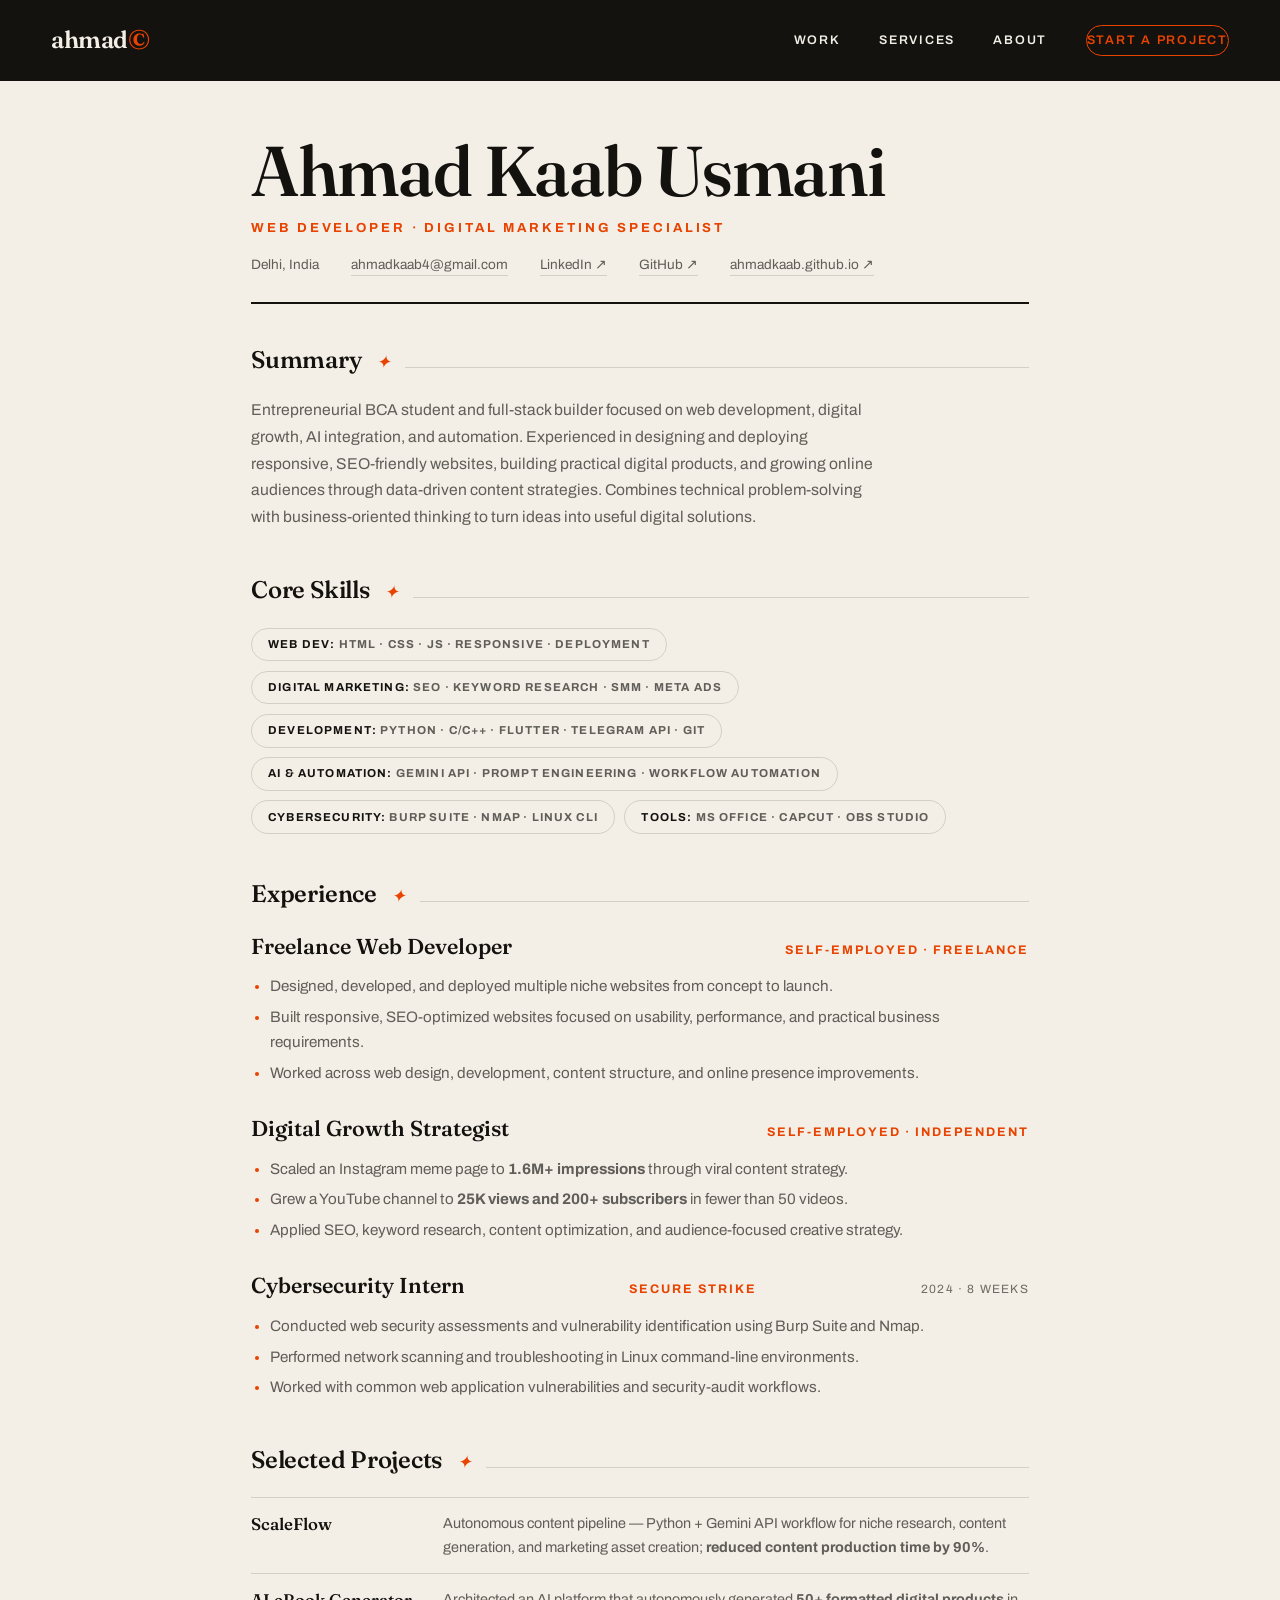
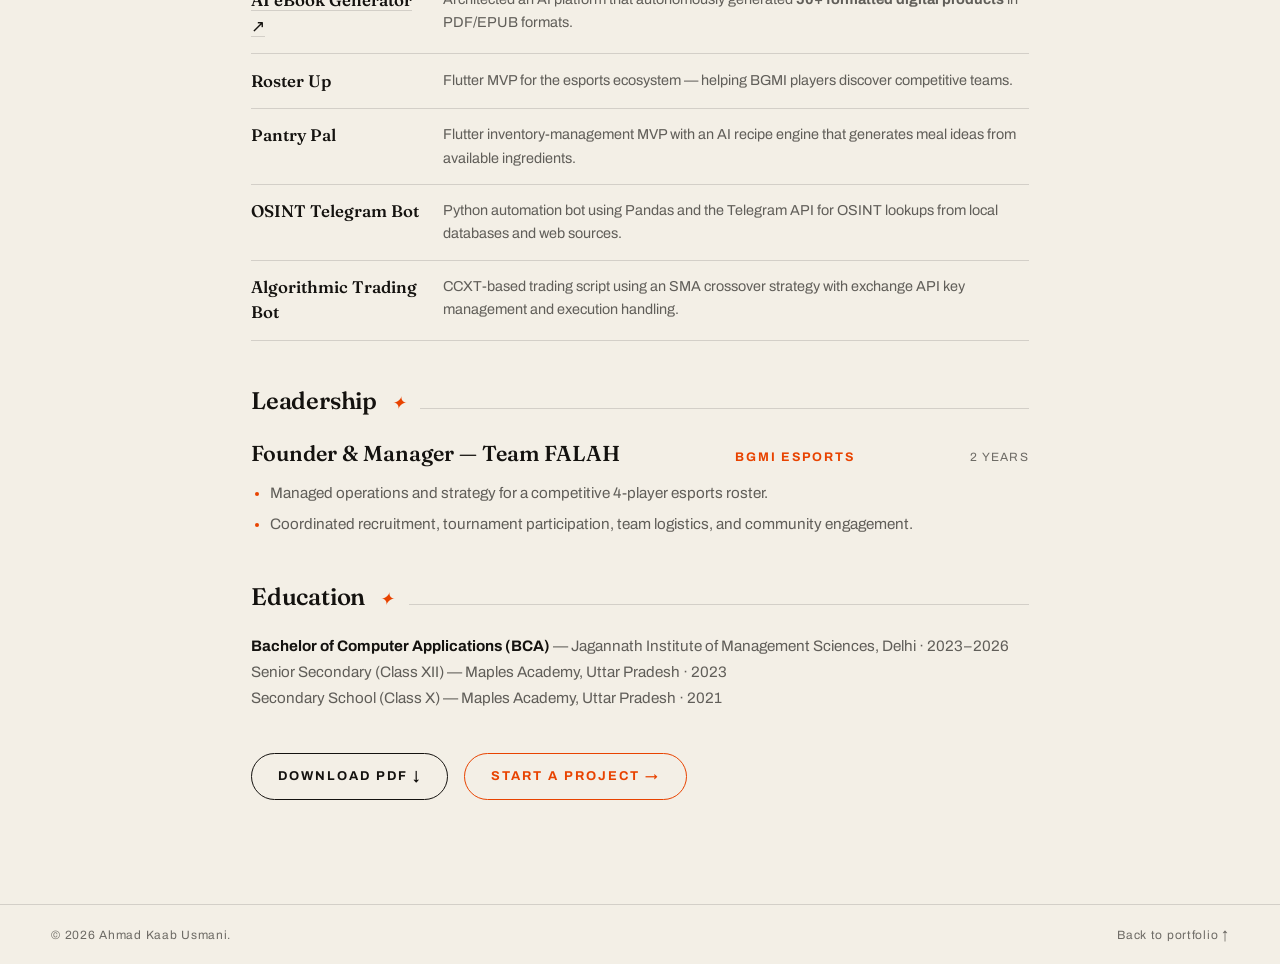
<file: resume.html>
<!DOCTYPE html>
<html lang="en">
<head>
<meta charset="UTF-8" />
<meta name="viewport" content="width=device-width, initial-scale=1.0" />
<title>Résumé — Ahmad Kaab Usmani · Web Developer & Digital Marketing Specialist</title>
<meta name="description" content="Résumé of Ahmad Kaab Usmani — web developer, digital marketing specialist, and AI automation builder based in Delhi, India." />
<meta name="robots" content="index,follow" />
<meta name="theme-color" content="#F3EFE6" />
<meta property="og:type" content="profile" />
<meta property="og:title" content="Résumé — Ahmad Kaab Usmani" />
<meta property="og:description" content="Web developer, digital marketing specialist & AI automation builder — Delhi, India. Remote worldwide." />
<meta property="og:url" content="https://ahmadkaab.github.io/resume.html" />
<meta property="og:image" content="https://ahmadkaab.github.io/og-image.png" />
<link rel="icon" type="image/svg+xml" href="favicon.svg" />
<link rel="preconnect" href="https://fonts.googleapis.com" />
<link rel="preconnect" href="https://fonts.gstatic.com" crossorigin />
<link href="https://fonts.googleapis.com/css2?family=Fraunces:ital,opsz,wght@0,9..144,300..900;1,9..144,300..900&family=Archivo:ital,wght@0,100..900;1,100..900&display=swap" rel="stylesheet" />
<link rel="stylesheet" href="css/style.css" />
<style>
  /* ---- Resume-specific ---- */
  .resume {
    max-width: 880px; margin: 0 auto;
    padding: 8.5rem var(--pad) 4rem;
  }
  .resume__head { border-bottom: 2px solid var(--ink); padding-bottom: 1.6rem; margin-bottom: 2.4rem; }
  .resume__name { font-family: var(--serif); font-weight: 560; letter-spacing: -0.02em; font-size: clamp(2.6rem, 6vw, 4.4rem); line-height: 1; }
  .resume__role { font-size: 0.82rem; font-weight: 700; letter-spacing: 0.22em; text-transform: uppercase; color: var(--accent); margin-top: 0.7rem; }
  .resume__contact { display: flex; flex-wrap: wrap; gap: 1rem 2rem; margin-top: 1.1rem; font-size: 0.85rem; color: var(--ink-soft); }
  .resume__contact a { border-bottom: 1px solid var(--line); transition: color .3s, border-color .3s; }
  .resume__contact a:hover { color: var(--accent); border-color: var(--accent); }
  .resume__section { margin-bottom: 2.6rem; }
  .resume__h { font-family: var(--serif); font-size: 1.5rem; font-weight: 560; letter-spacing: -0.01em; display: flex; align-items: baseline; gap: 0.9rem; margin-bottom: 1.2rem; }
  .resume__h::after { content: ""; flex: 1; height: 1px; background: var(--line); }
  .resume__h em { font-style: italic; color: var(--accent); font-size: 1.1rem; }
  .resume__p { color: var(--ink-soft); line-height: 1.7; font-size: 0.98rem; max-width: 70ch; }
  .skills { display: flex; flex-wrap: wrap; gap: 0.6rem; }
  .skills span { font-size: 0.72rem; font-weight: 700; letter-spacing: 0.1em; text-transform: uppercase; border: 1px solid var(--line); border-radius: 999px; padding: 0.45rem 1rem; color: var(--ink-soft); }
  .skills span b { color: var(--ink); font-weight: 700; }
  .job { margin-bottom: 1.7rem; }
  .job__row { display: flex; justify-content: space-between; align-items: baseline; gap: 1rem; flex-wrap: wrap; }
  .job__title { font-family: var(--serif); font-size: 1.35rem; font-weight: 560; }
  .job__org { font-size: 0.78rem; font-weight: 700; letter-spacing: 0.16em; text-transform: uppercase; color: var(--accent); }
  .job__meta { font-size: 0.75rem; letter-spacing: 0.1em; text-transform: uppercase; color: var(--ink-faint); }
  .job ul { margin-top: 0.7rem; padding-left: 1.2rem; color: var(--ink-soft); font-size: 0.95rem; line-height: 1.65; }
  .job li { margin-bottom: 0.35rem; }
  .job li::marker { color: var(--accent); }
  .proj { display: grid; grid-template-columns: 11rem 1fr; gap: 1rem; padding: 0.9rem 0; border-top: 1px solid var(--line); }
  .proj:last-child { border-bottom: 1px solid var(--line); }
  .proj__name { font-family: var(--serif); font-weight: 560; font-size: 1.05rem; }
  .proj__name a { border-bottom: 1px solid var(--line); }
  .proj__name a:hover { color: var(--accent); border-color: var(--accent); }
  .proj__desc { color: var(--ink-soft); font-size: 0.9rem; line-height: 1.6; }
  .edu { color: var(--ink-soft); font-size: 0.95rem; line-height: 1.7; }
  .edu b { color: var(--ink); }
  .resume__tools { display: flex; gap: 1rem; flex-wrap: wrap; margin-top: 2.6rem; }
  .resume__tools a { font-size: 0.8rem; font-weight: 700; letter-spacing: 0.16em; text-transform: uppercase; border: 1.5px solid var(--ink); border-radius: 999px; padding: 0.8rem 1.6rem; transition: background-color .3s, color .3s; }
  .resume__tools a:hover { background: var(--ink); color: var(--paper); }
  .resume__tools a.btn--accent { border-color: var(--accent); color: var(--accent); }
  .resume__tools a.btn--accent:hover { background: var(--accent); border-color: var(--accent); color: var(--paper); }

  @media (max-width: 640px) {
    .proj { grid-template-columns: 1fr; gap: 0.3rem; }
    .resume { padding-top: 7rem; }
  }
  @media print {
    .nav, .resume__tools, .footer { display: none !important; }
    .resume { padding: 0; max-width: 100%; }
    body { background: #fff; }
    .resume__section { break-inside: avoid; }
    .proj { break-inside: avoid; }
  }
</style>
</head>
<body>

<header class="nav" id="nav">
  <a class="nav__logo" href="index.html">ahmad<span class="nav__logo-accent">©</span></a>
  <nav class="nav__links">
    <a href="index.html#work">Work</a>
    <a href="index.html#services">Services</a>
    <a href="index.html#about">About</a>
    <a href="index.html#contact" class="nav__cta">Start a project</a>
  </nav>
</header>

<main class="resume">

  <header class="resume__head">
    <h1 class="resume__name">Ahmad Kaab Usmani</h1>
    <p class="resume__role">Web Developer · Digital Marketing Specialist</p>
    <div class="resume__contact">
      <span>Delhi, India</span>
      <a href="mailto:ahmadkaab4@gmail.com">ahmadkaab4@gmail.com</a>
      <a href="https://linkedin.com/in/ahmad-kaab-bb435430" target="_blank" rel="noopener">LinkedIn ↗</a>
      <a href="https://github.com/ahmadkaab" target="_blank" rel="noopener">GitHub ↗</a>
      <a href="https://ahmadkaab.github.io" target="_blank" rel="noopener">ahmadkaab.github.io ↗</a>
    </div>
  </header>

  <section class="resume__section">
    <h2 class="resume__h">Summary <em>✦</em></h2>
    <p class="resume__p">Entrepreneurial BCA student and full-stack builder focused on web development, digital growth, AI integration, and automation. Experienced in designing and deploying responsive, SEO-friendly websites, building practical digital products, and growing online audiences through data-driven content strategies. Combines technical problem-solving with business-oriented thinking to turn ideas into useful digital solutions.</p>
  </section>

  <section class="resume__section">
    <h2 class="resume__h">Core Skills <em>✦</em></h2>
    <div class="skills">
      <span><b>Web Dev:</b> HTML · CSS · JS · Responsive · Deployment</span>
      <span><b>Digital Marketing:</b> SEO · Keyword Research · SMM · Meta Ads</span>
      <span><b>Development:</b> Python · C/C++ · Flutter · Telegram API · Git</span>
      <span><b>AI &amp; Automation:</b> Gemini API · Prompt Engineering · Workflow Automation</span>
      <span><b>Cybersecurity:</b> Burp Suite · Nmap · Linux CLI</span>
      <span><b>Tools:</b> MS Office · CapCut · OBS Studio</span>
    </div>
  </section>

  <section class="resume__section">
    <h2 class="resume__h">Experience <em>✦</em></h2>

    <div class="job">
      <div class="job__row">
        <span class="job__title">Freelance Web Developer</span>
        <span class="job__org">Self-Employed · Freelance</span>
      </div>
      <ul>
        <li>Designed, developed, and deployed multiple niche websites from concept to launch.</li>
        <li>Built responsive, SEO-optimized websites focused on usability, performance, and practical business requirements.</li>
        <li>Worked across web design, development, content structure, and online presence improvements.</li>
      </ul>
    </div>

    <div class="job">
      <div class="job__row">
        <span class="job__title">Digital Growth Strategist</span>
        <span class="job__org">Self-Employed · Independent</span>
      </div>
      <ul>
        <li>Scaled an Instagram meme page to <b>1.6M+ impressions</b> through viral content strategy.</li>
        <li>Grew a YouTube channel to <b>25K views and 200+ subscribers</b> in fewer than 50 videos.</li>
        <li>Applied SEO, keyword research, content optimization, and audience-focused creative strategy.</li>
      </ul>
    </div>

    <div class="job">
      <div class="job__row">
        <span class="job__title">Cybersecurity Intern</span>
        <span class="job__org">Secure Strike</span>
        <span class="job__meta">2024 · 8 weeks</span>
      </div>
      <ul>
        <li>Conducted web security assessments and vulnerability identification using Burp Suite and Nmap.</li>
        <li>Performed network scanning and troubleshooting in Linux command-line environments.</li>
        <li>Worked with common web application vulnerabilities and security-audit workflows.</li>
      </ul>
    </div>
  </section>

  <section class="resume__section">
    <h2 class="resume__h">Selected Projects <em>✦</em></h2>

    <div class="proj">
      <span class="proj__name">ScaleFlow</span>
      <p class="proj__desc">Autonomous content pipeline — Python + Gemini API workflow for niche research, content generation, and marketing asset creation; <b>reduced content production time by 90%</b>.</p>
    </div>
    <div class="proj">
      <span class="proj__name"><a href="https://ebookbazar.shop" target="_blank" rel="noopener">AI eBook Generator ↗</a></span>
      <p class="proj__desc">Architected an AI platform that autonomously generated <b>50+ formatted digital products</b> in PDF/EPUB formats.</p>
    </div>
    <div class="proj">
      <span class="proj__name">Roster Up</span>
      <p class="proj__desc">Flutter MVP for the esports ecosystem — helping BGMI players discover competitive teams.</p>
    </div>
    <div class="proj">
      <span class="proj__name">Pantry Pal</span>
      <p class="proj__desc">Flutter inventory-management MVP with an AI recipe engine that generates meal ideas from available ingredients.</p>
    </div>
    <div class="proj">
      <span class="proj__name">OSINT Telegram Bot</span>
      <p class="proj__desc">Python automation bot using Pandas and the Telegram API for OSINT lookups from local databases and web sources.</p>
    </div>
    <div class="proj">
      <span class="proj__name">Algorithmic Trading Bot</span>
      <p class="proj__desc">CCXT-based trading script using an SMA crossover strategy with exchange API key management and execution handling.</p>
    </div>
  </section>

  <section class="resume__section">
    <h2 class="resume__h">Leadership <em>✦</em></h2>
    <div class="job">
      <div class="job__row">
        <span class="job__title">Founder &amp; Manager — Team FALAH</span>
        <span class="job__org">BGMI Esports</span>
        <span class="job__meta">2 years</span>
      </div>
      <ul>
        <li>Managed operations and strategy for a competitive 4-player esports roster.</li>
        <li>Coordinated recruitment, tournament participation, team logistics, and community engagement.</li>
      </ul>
    </div>
  </section>

  <section class="resume__section">
    <h2 class="resume__h">Education <em>✦</em></h2>
    <p class="edu"><b>Bachelor of Computer Applications (BCA)</b> — Jagannath Institute of Management Sciences, Delhi · 2023–2026</p>
    <p class="edu">Senior Secondary (Class XII) — Maples Academy, Uttar Pradesh · 2023</p>
    <p class="edu">Secondary School (Class X) — Maples Academy, Uttar Pradesh · 2021</p>
  </section>

  <div class="resume__tools">
    <a href="resume.pdf" target="_blank">Download PDF ↓</a>
    <a href="index.html#contact" class="btn--accent">Start a project →</a>
  </div>

</main>

<footer class="footer" style="margin-top: 2rem;">
  <div class="footer__bottom">
    <span>© 2026 Ahmad Kaab Usmani.</span>
    <a href="index.html">Back to portfolio ↑</a>
  </div>
</footer>

</body>
</html>
</file>
<file: css/style.css>
/* ============================================================
   AHMAD — Portfolio · Editorial Bold · Light · Cinematic
   ============================================================ */

:root {
  --paper: #F3EFE6;
  --paper-deep: #EAE4D6;
  --ink: #14120F;
  --ink-soft: rgba(20, 18, 15, 0.66);
  --ink-faint: rgba(20, 18, 15, 0.6);
  --accent: #E84300;
  --line: rgba(20, 18, 15, 0.14);
  --cream-on-ink: #F3EFE6;
  --serif: "Fraunces", Georgia, serif;
  --sans: "Archivo", "Helvetica Neue", Arial, sans-serif;
  --pad: clamp(1.25rem, 4vw, 4rem);
  --ease-out: cubic-bezier(0.16, 1, 0.3, 1);
}

*, *::before, *::after { box-sizing: border-box; margin: 0; padding: 0; }

html { scroll-behavior: auto; }

html.lenis, html.lenis body { height: auto; }
.lenis.lenis-smooth { scroll-behavior: auto !important; }
.lenis.lenis-stopped { overflow: hidden; }

body {
  font-family: var(--sans);
  background: var(--paper);
  color: var(--ink);
  line-height: 1.5;
  -webkit-font-smoothing: antialiased;
  overflow-x: hidden;
}

::selection { background: var(--accent); color: var(--paper); }

/* ============ GLOBAL A11Y ============ */
.skip-link {
  position: absolute; top: -100%; left: 50%; transform: translateX(-50%);
  background: var(--ink); color: var(--paper);
  padding: 0.75rem 1.5rem; border-radius: 6px;
  font-size: 0.85rem; font-weight: 600; z-index: 10001;
  transition: top 0.3s var(--ease-out);
}
.skip-link:focus { top: 1rem; outline: none; }

:focus-visible {
  outline: 2px solid var(--accent);
  outline-offset: 3px;
}

/* Remove default focus ring on buttons/links that have custom focus */
.btn:focus-visible,
.nav__links a:focus-visible,
.accordion__row:focus-visible,
.project__view:focus-visible,
.contact__mail:focus-visible,
.footer__col a:focus-visible,
.footer__top:focus-visible {
  outline: 2px solid var(--accent);
  outline-offset: 3px;
}

/* Nav CTA keeps its own focus style */
.nav__cta:focus-visible {
  outline: 2px solid var(--accent);
  outline-offset: 3px;
}

a { color: inherit; text-decoration: none; }
button { font-family: inherit; background: none; border: none; color: inherit; cursor: pointer; }
a, button { -webkit-tap-highlight-color: transparent; touch-action: manipulation; }
img, svg { display: block; max-width: 100%; }

.accent { color: var(--accent); }

/* ============ CURSOR ============ */
.cursor { display: none; }
@media (pointer: fine) {
  .cursor { display: block; position: fixed; top: 0; left: 0; z-index: 9999; pointer-events: none; opacity: 0; transition: opacity 0.3s ease; }
  .cursor__dot {
    position: fixed; width: 8px; height: 8px; border-radius: 50%;
    background: var(--accent); transform: translate(-50%, -50%);
    z-index: 1;
  }
  .cursor__trail {
    position: fixed; width: 6px; height: 6px; border-radius: 50%;
    background: var(--accent); transform: translate(-50%, -50%);
    pointer-events: none; z-index: 0;
  }
  .cursor__ring {
    position: fixed; width: 40px; height: 40px; border-radius: 50%;
    border: 1.5px solid var(--ink); opacity: 0.55;
    transform: translate(-50%, -50%);
    transition: width 0.3s var(--ease-out), height 0.3s var(--ease-out),
                border-color 0.3s, background-color 0.3s, opacity 0.3s;
  }
  .cursor__label {
    position: fixed; left: 0; top: 0;
    font-size: 0.68rem; font-weight: 700; letter-spacing: 0.18em; text-transform: uppercase;
    color: var(--paper); background: var(--ink);
    padding: 0.5em 0.9em; border-radius: 999px;
    transform: translate(-50%, -50%) scale(0);
    transition: transform 0.3s var(--ease-out);
    white-space: nowrap;
  }
  .cursor.is-hover .cursor__ring { width: 64px; height: 64px; border-color: var(--accent); opacity: 1; }
  .cursor.is-view .cursor__ring { width: 88px; height: 88px; background: var(--accent); border-color: var(--accent); opacity: 1; }
  .cursor.is-view .cursor__label { transform: translate(-50%, -50%) scale(1); }
  .cursor.is-down .cursor__ring { width: 28px; height: 28px; }
}

/* ============ PRELOADER ============ */
.preloader {
  position: fixed; inset: 0; z-index: 10000;
  display: grid; place-items: center;
  background: var(--ink);
  color: var(--paper);
}
.preloader__inner { position: relative; z-index: 3; text-align: center; padding: 0 var(--pad); }
.preloader__name {
  font-family: var(--serif); font-size: clamp(2.5rem, 8vw, 5rem); font-weight: 600;
  letter-spacing: -0.02em;
}
.preloader__dot { color: var(--accent); }
.preloader__bar {
  width: min(320px, 60vw); height: 2px; background: rgba(243, 239, 230, 0.18);
  margin: 1.5rem auto 1rem; overflow: hidden;
}
.preloader__fill { height: 100%; width: 0%; background: var(--accent); }
.preloader__count {
  font-family: var(--sans); font-size: 0.8rem; letter-spacing: 0.3em;
  color: rgba(243, 239, 230, 0.55);
}
.preloader__panel {
  position: absolute; top: 0; bottom: 0; width: 50.5%;
  background: var(--paper);
}
.preloader__panel--a { left: -1%; transform: translateX(-101%); }
.preloader__panel--b { right: -1%; transform: translateX(101%); }
.preloader.is-done { pointer-events: none; visibility: hidden; }

/* ============ NAV ============ */
.nav {
  position: fixed; top: 0; left: 0; right: 0; z-index: 900;
  display: flex; align-items: center; justify-content: space-between;
  padding: 1.4rem var(--pad);
  background: var(--ink);
  color: var(--paper);
}
.nav__logo {
  font-family: var(--serif); font-size: 1.5rem; font-weight: 600; letter-spacing: -0.02em;
}
.nav__logo-accent { color: var(--accent); }
.nav__links { display: flex; align-items: center; gap: clamp(1.2rem, 3vw, 2.8rem); }
.nav__links a {
  font-size: 0.78rem; font-weight: 600; letter-spacing: 0.14em; text-transform: uppercase;
  position: relative; padding: 0.3rem 0;
}
.nav__links a:not(.nav__cta)::after {
  content: ""; position: absolute; left: 0; bottom: 0; height: 1.5px; width: 100%;
  background: currentColor; transform: scaleX(0); transform-origin: right;
  transition: transform 0.4s var(--ease-out);
}
.nav__links a:not(.nav__cta):hover::after { transform: scaleX(1); transform-origin: left; }
.nav__cta {
  border: 1.5px solid var(--accent); border-radius: 999px; padding: 0.55rem 1.3rem;
  color: var(--accent); background: transparent;
  transition: background-color 0.3s, color 0.3s, border-color 0.3s;
}
.nav__cta:hover { background: var(--accent); color: var(--paper); border-color: var(--accent); }

/* ============ HERO ============ */
.hero {
  min-height: 100svh;
  display: flex; flex-direction: column; justify-content: space-between;
  padding: calc(5.5rem + 2vh) var(--pad) 2.5rem;
  position: relative;
  background:
    radial-gradient(60% 50% at 85% 15%, rgba(255, 74, 0, 0.07), transparent 60%),
    var(--paper);
}
.hero__meta {
  display: flex; justify-content: space-between; gap: 1rem; flex-wrap: wrap;
  font-size: 0.72rem; font-weight: 600; letter-spacing: 0.22em; text-transform: uppercase;
  color: var(--ink-soft);
  border-bottom: 1px solid var(--line);
  padding-bottom: 1rem;
}
.hero__coords { color: var(--ink-faint); }

.hero__title {
  font-family: var(--serif);
  font-weight: 560;
  font-size: clamp(3.4rem, 11.5vw, 10.5rem);
  line-height: 0.98;
  letter-spacing: -0.03em;
  margin: 3vh 0 2.5vh;
}
.hero__line { display: block; overflow: hidden; padding: 0.02em 0; }
.hero__line--2 { padding-left: clamp(0rem, 8vw, 8rem); }
.hero__line--3 { padding-left: clamp(0rem, 16vw, 16rem); }
.hero__line em { font-style: italic; font-weight: 460; color: var(--accent); }
.hero__period { color: var(--accent); }
.hero__word { display: inline-block; transform: translateY(110%); will-change: transform; }

.hero__foot {
  display: grid; grid-template-columns: minmax(0, 1fr) auto; gap: 2rem; align-items: end;
}
.hero__lede {
  max-width: 46ch; font-size: clamp(1rem, 1.4vw, 1.2rem); line-height: 1.6;
  color: var(--ink-soft);
}
.hero__ctas { display: flex; gap: 1rem; flex-wrap: wrap; }

.hero__trust {
  display: flex; flex-wrap: wrap; gap: 0.75rem 1.5rem;
  font-size: 0.78rem; font-weight: 600; letter-spacing: 0.1em; text-transform: uppercase;
  color: var(--ink-faint); margin: 1rem 0 0.5rem;
}
.hero__trust-sep { color: var(--line); }

/* Hand-drawn text accents */
.highlight {
  background: linear-gradient(180deg, transparent 65%, rgba(255, 74, 0, 0.25) 65%);
  background-size: 100% 100%;
  padding: 0 0.1em;
}

.underline-accent {
  position: relative;
  display: inline-block;
  white-space: nowrap;
}
.underline-accent::after {
  content: "";
  position: absolute; left: -2%; right: -2%; bottom: -3px;
  height: 8px;
  background-image: url("data:image/svg+xml,%3Csvg xmlns='http://www.w3.org/2000/svg' viewBox='0 0 200 8'%3E%3Cpath d='M2 5 Q50 2 100 5 T198 5' fill='none' stroke='%23E84300' stroke-width='2.5' stroke-linecap='round'/%3E%3C/svg%3E");
  background-size: 100% 100%; background-repeat: no-repeat;
  opacity: 0.85;
}

/* Hand-drawn accent elements */
.hero__accent-line {
  position: absolute; bottom: 0; left: var(--pad); right: var(--pad);
  height: 2px; background: var(--accent);
  mask-image: url("data:image/svg+xml,%3Csvg xmlns='http://www.w3.org/2000/svg' viewBox='0 0 100 10'%3E%3Cpath d='M0 5 Q25 0 50 5 T100 5' fill='none' stroke='black' stroke-width='1.5'/%3E%3C/svg%3E");
  mask-size: 200px 10px; mask-repeat: repeat-x;
  opacity: 0.6;
}

.hero__badge-squiggle {
  position: absolute; width: 60px; height: 60px;
  background-image: url("data:image/svg+xml,%3Csvg xmlns='http://www.w3.org/2000/svg' viewBox='0 0 60 60'%3E%3Cpath d='M5 30 Q15 20 30 30 T55 30' fill='none' stroke='%23E84300' stroke-width='2' stroke-linecap='round' stroke-dasharray='8 4'/%3E%3C/svg%3E");
  background-size: cover; opacity: 0.4; pointer-events: none;
}

/* Buttons */
.btn {
  display: inline-flex; align-items: center; gap: 0.6rem;
  font-size: 0.8rem; font-weight: 700; letter-spacing: 0.16em; text-transform: uppercase;
  padding: 1.05rem 1.9rem; border-radius: 999px;
  transition: transform 0.25s var(--ease-out), background-color 0.3s, color 0.3s, border-color 0.3s, box-shadow 0.3s var(--ease-out);
  will-change: transform;
}
.btn--ink { background: var(--ink); color: var(--paper); border: 1.5px solid var(--ink); }
.btn--ink:hover { background: var(--accent); border-color: var(--accent); box-shadow: 0 12px 30px rgba(232, 67, 0, 0.35); }
.btn--ghost { border: 1.5px solid var(--ink); color: var(--ink); }
.btn--ghost:hover { background: var(--ink); color: var(--paper); box-shadow: 0 12px 30px rgba(20, 18, 15, 0.25); }
.btn--accent { border: 1.5px solid var(--accent); color: var(--accent); background: transparent; }
.btn--accent:hover { background: var(--accent); color: var(--paper); border-color: var(--accent); box-shadow: 0 12px 30px rgba(232, 67, 0, 0.35); }
.btn__arrow { font-size: 1.05rem; transition: transform 0.3s var(--ease-out); }
.btn:hover .btn__arrow { transform: translateY(3px); }
.btn--ghost:hover .btn__arrow { transform: translateX(4px); }
.btn--accent:hover .btn__arrow { transform: translateX(4px); }

/* Magnetic feedback on buttons */
.btn.is-magnetic { transform: translate(0, 0); }
/* Rotating badge */
.hero__badge {
  position: absolute; right: var(--pad); top: 50%; margin-top: -48px;
  width: 96px; height: 96px; display: grid; place-items: center;
  cursor: pointer; z-index: 2;
}
.hero__badge-svg { position: absolute; inset: 0; animation: spin 14s linear infinite; }
.hero__badge-svg text {
  font-family: var(--sans); font-size: 8.5px; font-weight: 700;
  letter-spacing: 0.24em; fill: var(--ink-soft); text-transform: uppercase;
}
.hero__badge-core {
  font-size: 1.3rem; color: var(--ink);
  transition: color 0.3s, transform 0.3s var(--ease-out);
}
.hero__badge:hover .hero__badge-core { color: var(--accent); transform: translateY(4px); }
@keyframes spin { to { transform: rotate(360deg); } }

/* Grain */
.hero__grain {
  position: absolute; inset: 0; pointer-events: none; opacity: 0.5;
  background-image: url("data:image/svg+xml,%3Csvg viewBox='0 0 200 200' xmlns='http://www.w3.org/2000/svg'%3E%3Cfilter id='n'%3E%3CfeTurbulence type='fractalNoise' baseFrequency='0.9' numOctaves='2' stitchTiles='stitch'/%3E%3C/filter%3E%3Crect width='100%25' height='100%25' filter='url(%23n)' opacity='0.06'/%3E%3C/svg%3E");
  animation: grain 8s steps(10) infinite;
}
@keyframes grain {
  0%, 100% { transform: translate(0, 0); }
  10% { transform: translate(-2%, -3%); } 30% { transform: translate(3%, 2%); }
  50% { transform: translate(-3%, 1%); } 70% { transform: translate(2%, -2%); }
  90% { transform: translate(-1%, 3%); }
}

/* ============ MARQUEE ============ */
.marquee { overflow: hidden; padding: 1.1rem 0; }
.marquee--ink { background: var(--ink); color: var(--paper); transform: rotate(-1deg) scale(1.01); margin: 3rem 0; }
.marquee--cream { background: var(--paper); color: var(--ink); border-top: 1px solid var(--line); }
.marquee__track {
  display: flex; align-items: center; gap: 2.2rem; width: max-content;
  animation: marquee 26s linear infinite;
  white-space: nowrap;
}
.marquee--ink .marquee__track { animation-duration: 34s; }
.marquee__track span {
  font-family: var(--serif); font-style: italic;
  font-size: clamp(1.4rem, 2.6vw, 2.4rem); font-weight: 460;
}
.marquee--ink .marquee__track span { font-style: normal; font-family: var(--sans); font-weight: 700; letter-spacing: 0.08em; text-transform: uppercase; font-size: clamp(0.95rem, 1.6vw, 1.3rem); }
.marquee__track i { font-style: normal; color: var(--accent); font-size: 1rem; }
@keyframes marquee { to { transform: translateX(-50%); } }

/* ============ SECTIONS ============ */
.section-head {
  display: flex; justify-content: space-between; align-items: flex-end; gap: 2rem;
  padding: var(--pad) var(--pad) 0;
}
.section-head--light { padding-top: calc(var(--pad) * 1.6); }
.section-head__title {
  font-family: var(--serif); font-weight: 560; letter-spacing: -0.02em;
  font-size: clamp(3rem, 8vw, 7rem); line-height: 0.95;
}
.section-head__side { text-align: right; padding-bottom: 0.6rem; }
.section-head__index {
  display: block; font-size: 0.72rem; font-weight: 700; letter-spacing: 0.3em;
  text-transform: uppercase; color: var(--ink-faint); margin-bottom: 0.8rem;
}
.section-head__note { max-width: 34ch; font-size: 0.95rem; color: var(--ink-soft); line-height: 1.6; }

/* ============ WORK ============ */
.work { padding-bottom: calc(var(--pad) * 1.5); }
.project { padding: calc(var(--pad) * 1.2) var(--pad) 0; }
.project__top {
  display: flex; align-items: center; gap: 1.4rem; flex-wrap: wrap;
  border-top: 1px solid var(--line); padding-top: 1.1rem; margin-bottom: 1.6rem;
}
.project__num {
  font-family: var(--serif); font-style: italic; font-size: 1.15rem; color: var(--accent);
}
.project__tags { display: flex; gap: 0.6rem; flex-wrap: wrap; }
.project__tags span {
  font-size: 0.66rem; font-weight: 700; letter-spacing: 0.16em; text-transform: uppercase;
  border: 1px solid var(--line); border-radius: 999px; padding: 0.35rem 0.85rem;
  color: var(--ink-soft); cursor: default;
  transition: border-color 0.3s, color 0.3s, background-color 0.3s, transform 0.2s var(--ease-out);
}
.project__tags span:hover { border-color: var(--accent); color: var(--accent); background: rgba(232, 67, 0, 0.06); transform: translateY(-2px); }
.project__year { margin-left: auto; font-size: 0.8rem; font-weight: 600; letter-spacing: 0.2em; color: var(--ink-faint); }

.project__card {
  display: grid; grid-template-columns: 1.4fr 1fr; gap: clamp(1.5rem, 4vw, 4rem);
  align-items: center;
}
.project--alt .project__card { grid-template-columns: 1fr 1.4fr; }
.project__media {
  position: relative; overflow: hidden; border-radius: 4px;
  aspect-ratio: 10/7; background: var(--paper-deep);
  box-shadow: 0 1px 0 rgba(20,18,15,0.06);
  will-change: transform;
}
.project__poster { width: 100%; height: 100%; object-fit: cover; will-change: transform; }
.project__view {
  position: absolute; inset: 0; display: grid; place-items: center;
  background: rgba(20, 18, 15, 0.55);
  color: var(--paper);
  font-size: 0.75rem; font-weight: 700; letter-spacing: 0.24em; text-transform: uppercase;
  opacity: 0; transition: opacity 0.35s ease;
  backdrop-filter: blur(2px);
}
.project__media:hover .project__view { opacity: 1; }

.project__info { padding: 0.5rem 0; }
.project__title {
  font-family: var(--serif); font-weight: 560; letter-spacing: -0.02em;
  font-size: clamp(2.2rem, 4.5vw, 4rem); line-height: 0.98; margin-bottom: 0.8rem;
}
.project__role {
  display: inline-block;
  font-size: 0.72rem; font-weight: 700; letter-spacing: 0.18em; text-transform: uppercase;
  color: var(--accent); margin-bottom: 0.9rem;
  padding-bottom: 0.4rem;
  border-bottom: 1.5px solid currentColor;
}
.project__desc { max-width: 40ch; color: var(--ink-soft); line-height: 1.65; font-size: 1rem; }

.work__more { text-align: center; padding-top: calc(var(--pad) * 1.6); }

.work__extra {
  margin: calc(var(--pad) * 1.4) var(--pad) 0;
  border: 1px solid var(--line); border-radius: 6px;
  padding: 1.6rem 1.8rem;
  display: flex; flex-direction: column; gap: 1.1rem;
}
.work__extra-label {
  font-size: 0.7rem; font-weight: 700; letter-spacing: 0.28em; text-transform: uppercase;
  color: var(--ink-faint);
}
.work__extra-items { display: flex; flex-wrap: wrap; gap: 0.7rem 1.8rem; }
.work__extra-items span {
  font-family: var(--serif); font-size: 1.15rem; font-weight: 520;
  border-bottom: 1px solid var(--line); padding-bottom: 2px;
  transition: color 0.3s, border-color 0.3s;
}
.work__extra-items em { font-style: normal; font-family: var(--sans); font-size: 0.72rem; font-weight: 600; letter-spacing: 0.12em; text-transform: uppercase; color: var(--ink-faint); margin-left: 0.4rem; }
.work__extra-items span:hover { color: var(--accent); border-color: var(--accent); }

/* ============ SERVICES ============ */
.services { background: var(--ink); color: var(--paper); margin-top: calc(var(--pad) * 1.5); }
.services .section-head__note, .services .section-head__index { color: rgba(243, 239, 230, 0.5); }

.accordion { padding: calc(var(--pad) * 0.8) var(--pad) calc(var(--pad) * 1.6); }
.accordion__row {
  display: grid; grid-template-columns: 3.5rem 1fr auto; align-items: center; gap: 1.5rem;
  border-top: 1px solid rgba(243, 239, 230, 0.16);
  padding: 1.9rem 0.5rem;
  cursor: pointer;
  position: relative;
  transition: padding 0.45s var(--ease-out);
}
.accordion__row:last-child { border-bottom: 1px solid rgba(243, 239, 230, 0.16); }
.accordion__num { font-family: var(--serif); font-style: italic; color: var(--accent); font-size: 1.05rem; }
.accordion__title {
  font-family: var(--serif); font-weight: 520; letter-spacing: -0.01em;
  font-size: clamp(1.9rem, 4.4vw, 3.6rem); line-height: 1;
  transition: transform 0.45s var(--ease-out), color 0.45s;
}
.accordion__desc {
  grid-column: 2; max-width: 46ch; color: rgba(243, 239, 230, 0.62);
  font-size: 0.95rem; line-height: 1.65;
  max-height: 0; overflow: hidden; opacity: 0;
  transition: max-height 0.5s var(--ease-out), opacity 0.4s ease, margin 0.5s var(--ease-out);
}
.accordion__icon {
  font-size: 1.6rem; font-weight: 300; color: var(--accent);
  transition: transform 0.45s var(--ease-out);
}
.accordion__row.is-open { padding-top: 2.6rem; padding-bottom: 2.6rem; }
.accordion__row.is-open .accordion__title { transform: translateX(clamp(0.5rem, 2vw, 2rem)); color: var(--accent); }
.accordion__row.is-open .accordion__desc { max-height: 120px; opacity: 1; margin-top: 1rem; }
.accordion__row.is-open .accordion__icon { transform: rotate(45deg); }

/* ============ ABOUT ============ */
.about { padding-bottom: calc(var(--pad) * 2); }
.about__statement {
  font-family: var(--serif); font-weight: 460; letter-spacing: -0.015em;
  font-size: clamp(1.7rem, 4vw, 3.6rem); line-height: 1.28;
  padding: calc(var(--pad) * 1.2) var(--pad) 0;
  max-width: 26ch;
}
.about__word { opacity: 0.14; transition: opacity 0.5s ease; }
.about__word.is-in { opacity: 1; }

.about__intro {
  display: grid;
  grid-template-columns: 220px 1fr;
  gap: 3rem;
  align-items: start;
  padding: calc(var(--pad) * 1.2) var(--pad) 0;
}

.about__portrait {
  position: relative;
  display: flex; flex-direction: column; align-items: center;
}
.portrait {
  width: 200px; height: 200px;
  border-radius: 50%;
  filter: drop-shadow(0 8px 20px rgba(20, 18, 15, 0.12));
  transition: transform 0.4s var(--ease-out);
}
.portrait:hover { transform: rotate(-3deg) scale(1.02); }
.portrait__ring {
  position: absolute; inset: -8px;
  border: 1.5px dashed var(--accent);
  border-radius: 50%;
  opacity: 0.4;
  animation: spin 20s linear infinite;
}
.portrait__caption {
  margin-top: 1rem;
  font-size: 0.78rem; font-weight: 600;
  color: var(--ink-soft); font-style: italic;
  text-align: center;
}

.about__text { min-width: 0; }
.about__note {
  margin-top: 1.2rem;
  font-size: 0.92rem; font-style: italic;
  color: var(--ink-faint); line-height: 1.6;
}

.about__chips {
  display: flex; flex-wrap: wrap; gap: 0.7rem;
  padding: calc(var(--pad) * 0.9) var(--pad) 0;
}
.chip {
  font-size: 0.72rem; font-weight: 700; letter-spacing: 0.14em; text-transform: uppercase;
  border: 1px solid var(--line); border-radius: 999px;
  padding: 0.5rem 1.1rem; color: var(--ink-soft);
  background: var(--paper);
  transition: border-color 0.3s, color 0.3s, transform 0.3s var(--ease-out);
}
.chip:hover { border-color: var(--accent); color: var(--accent); transform: translateY(-2px); }
.chip--accent {
  background: var(--accent); color: var(--paper); border-color: var(--accent);
  animation: pulse-glow 2s ease-in-out infinite;
}
.chip--accent:hover { background: var(--ink); border-color: var(--ink); color: var(--accent); }
@keyframes pulse-glow {
  0%, 100% { box-shadow: 0 0 0 0 rgba(232, 67, 0, 0.4); }
  50% { box-shadow: 0 0 0 6px rgba(232, 67, 0, 0); }
}

@media (max-width: 720px) {
  .about__intro { grid-template-columns: 1fr; gap: 1.5rem; }
  .about__portrait { margin: 0 auto; }
}

.about__stats {
  display: grid; grid-template-columns: repeat(4, 1fr); gap: 1px;
  background: var(--line);
  border-top: 1px solid var(--line);
  margin: calc(var(--pad) * 1.4) var(--pad) 0;
}
.stat { background: var(--paper); padding: 2.2rem 1.5rem 1.8rem; }
.stat__num {
  display: inline-block; font-family: var(--serif); font-weight: 560;
  font-size: clamp(2.6rem, 5.5vw, 4.6rem); line-height: 1; letter-spacing: -0.02em;
}
.stat__suffix {
  font-family: var(--serif); font-weight: 560; font-size: clamp(1.4rem, 2.6vw, 2.2rem);
  color: var(--accent); margin-left: 0.15em;
}
.stat__label {
  display: block; margin-top: 0.8rem; font-size: 0.72rem; font-weight: 700;
  letter-spacing: 0.2em; text-transform: uppercase; color: var(--ink-soft);
}

/* ============ CONTACT ============ */
.contact {
  background: var(--ink); color: var(--paper);
  text-align: center; padding: calc(var(--pad) * 2.2) var(--pad);
  position: relative; overflow: hidden;
}
.contact::before {
  content: ""; position: absolute; inset: 0; pointer-events: none;
  background: radial-gradient(50% 60% at 50% 100%, rgba(255, 74, 0, 0.18), transparent 70%);
}
.contact__title {
  font-family: var(--serif); font-weight: 560; letter-spacing: -0.03em;
  font-size: clamp(4rem, 15vw, 13rem); line-height: 0.92;
  position: relative;
}
.contact__line { display: block; overflow: hidden; }
.contact__line--2 { padding-left: clamp(0rem, 12vw, 12rem); }
.contact__word { display: inline-block; transform: translateY(110%); will-change: transform; }
.contact__sub {
  position: relative; margin-top: 2.2rem; color: rgba(243, 239, 230, 0.6);
  font-size: clamp(0.95rem, 1.4vw, 1.1rem); line-height: 1.7;
}
.contact__mail {
  position: relative; display: inline-block; margin-top: 2.6rem;
  font-family: var(--serif); font-style: italic; font-weight: 460;
  font-size: clamp(1.3rem, 3vw, 2.2rem);
  border-bottom: 2px solid var(--accent); padding-bottom: 0.15rem;
  transition: color 0.3s, letter-spacing 0.4s var(--ease-out);
}
.contact__mail:hover { color: var(--accent); letter-spacing: 0.02em; }
.contact__availability {
  position: relative; margin-top: 2.4rem; font-size: 0.75rem; font-weight: 700;
  letter-spacing: 0.22em; text-transform: uppercase; color: rgba(243, 239, 230, 0.5);
  display: inline-flex; align-items: center; gap: 0.7rem;
}
.pulse-dot {
  width: 9px; height: 9px; border-radius: 50%; background: #39D98A;
  animation: pulse 1.6s ease-in-out infinite;
}
@keyframes pulse {
  0%, 100% { box-shadow: 0 0 0 0 rgba(57, 217, 138, 0.55); }
  50% { box-shadow: 0 0 0 8px rgba(57, 217, 138, 0); }
}

/* ============ FOOTER ============ */
.footer { padding-top: 0.5rem; }
.footer__grid {
  display: grid; grid-template-columns: 2fr 1fr 1fr 1.4fr; gap: 2.5rem;
  padding: calc(var(--pad) * 1.4) var(--pad) calc(var(--pad) * 0.9);
}
.footer__logo {
  font-family: var(--serif); font-size: 2.4rem; font-weight: 600; letter-spacing: -0.02em;
  justify-self: start;
}
.footer__col { display: flex; flex-direction: column; gap: 0.65rem; align-items: flex-start; }
.footer__label {
  font-size: 0.68rem; font-weight: 700; letter-spacing: 0.26em; text-transform: uppercase;
  color: var(--ink-faint); margin-bottom: 0.5rem;
}
.footer__col a { font-size: 0.95rem; position: relative; }
.footer__col a::after {
  content: ""; position: absolute; left: 0; bottom: -2px; height: 1px; width: 100%;
  background: var(--ink); transform: scaleX(0); transform-origin: right;
  transition: transform 0.35s var(--ease-out);
}
.footer__col a:hover::after { transform: scaleX(1); transform-origin: left; }
.footer__muted { font-size: 0.85rem; color: var(--ink-faint); }
.footer__bottom {
  display: flex; justify-content: space-between; align-items: center; gap: 1rem;
  border-top: 1px solid var(--line);
  padding: 1.3rem var(--pad);
  font-size: 0.75rem; color: var(--ink-faint); letter-spacing: 0.06em;
}
.footer__top { font-size: 0.75rem; font-weight: 700; letter-spacing: 0.14em; text-transform: uppercase; color: var(--ink); }
.footer__top:hover { color: var(--accent); }

/* ============ RESPONSIVE ============ */
@media (max-width: 900px) {
  .nav__links a:not(.nav__cta) { display: none; }
  .hero__foot { grid-template-columns: 1fr; }
  .hero__badge { display: none; }
  .project__card, .project--alt .project__card { grid-template-columns: 1fr; }
  .project__info { order: 2; }
  .project__media { order: 1; }
  .about__stats { grid-template-columns: repeat(2, 1fr); }
  .footer__grid { grid-template-columns: 1fr 1fr; }
  .accordion__row { grid-template-columns: 2.4rem 1fr auto; gap: 1rem; }
}

@media (max-width: 560px) {
  .section-head { flex-direction: column; align-items: flex-start; }
  .section-head__side { text-align: left; }
  .about__stats { grid-template-columns: 1fr 1fr; }
  .footer__grid { grid-template-columns: 1fr; }
}

@media (prefers-reduced-motion: reduce) {
  *, *::before, *::after { animation-duration: 0.01ms !important; transition-duration: 0.01ms !important; }
}

/* ============================================================
   WOW LAYER — ink hero, horizontal work, terminal
   ============================================================ */

/* ---- Hero ink canvas ---- */
.hero__ink {
  position: absolute; inset: 0; z-index: 0;
  width: 100%; height: 100%; display: block;
}
.hero > *:not(canvas):not(.hero__grain):not(.hero__badge) { position: relative; z-index: 1; }
.hero__grain { z-index: 2; }

/* ---- Horizontal work ---- */
.work__viewport { height: 100vh; overflow: hidden; position: relative; }
.work__track {
  display: flex; align-items: center; gap: clamp(2rem, 5vw, 5rem);
  height: 100%; padding: 0 var(--pad);
  will-change: transform;
}
.project--panel {
  width: clamp(620px, 68vw, 980px); flex: 0 0 auto;
  padding: 0; position: relative;
}
.project__bg {
  position: absolute; top: 52%; left: 50%;
  transform: translate(-50%, -50%);
  font-family: var(--serif); font-weight: 700; letter-spacing: -0.03em;
  font-size: clamp(11rem, 24vw, 22rem); line-height: 1;
  color: transparent; -webkit-text-stroke: 2px var(--ink);
  opacity: 0.18;
  pointer-events: none; user-select: none; z-index: 0;
}
.project--panel .project__card { position: relative; z-index: 1; }
.work__progress {
  position: absolute; bottom: 2.4rem; left: var(--pad); right: var(--pad);
  height: 2px; background: var(--line); overflow: hidden;
}
.work__bar {
  height: 100%; width: 100%; background: var(--accent);
  transform: scaleX(0); transform-origin: left;
}

/* ---- Terminal ---- */
.terminal {
  margin: calc(var(--pad) * 1.2) var(--pad) 0;
  max-width: 660px;
  background: var(--ink); border-radius: 12px; overflow: hidden;
  box-shadow: 0 30px 70px rgba(20, 18, 15, 0.28);
}
.terminal__bar {
  display: flex; align-items: center; gap: 0.45rem;
  padding: 0.85rem 1.15rem;
  background: rgba(243, 239, 230, 0.06);
  border-bottom: 1px solid rgba(243, 239, 230, 0.1);
}
.terminal__dot { width: 11px; height: 11px; border-radius: 50%; }
.t-dot-r { background: #FF5F57; } .t-dot-y { background: #FEBC2E; } .t-dot-g { background: #28C840; }
.terminal__title {
  margin-left: auto;
  font-family: "SFMono-Regular", Consolas, "Liberation Mono", Menlo, monospace;
  font-size: 0.72rem; letter-spacing: 0.08em; color: rgba(243, 239, 230, 0.45);
}
.terminal__body {
  padding: 1.4rem 1.4rem 1.7rem;
  font-family: "SFMono-Regular", Consolas, "Liberation Mono", Menlo, monospace;
  font-size: 0.92rem; line-height: 1.8;
  color: rgba(243, 239, 230, 0.85);
  min-height: 250px;
  white-space: pre-wrap; word-break: break-word;
}
.terminal__prompt { color: var(--accent); font-weight: 700; }
.terminal__cmd { color: var(--paper); }
.terminal__out { color: rgba(243, 239, 230, 0.72); }
.terminal__cursor {
  display: inline-block; width: 0.6em; height: 1.05em;
  background: var(--accent); vertical-align: text-bottom;
  animation: tBlink 1s steps(1) infinite;
}
@keyframes tBlink { 50% { opacity: 0; } }

/* ---- Mobile: work becomes vertical stack ---- */
@media (max-width: 900px) {
  .work__viewport { height: auto; overflow: visible; }
  .work__track { flex-direction: column; height: auto; gap: 0; padding: 0; }
  .project--panel { width: 100%; padding: calc(var(--pad) * 1.2) var(--pad) 0; }
  .project__bg { display: none; }
  .work__progress { display: none; }
  .terminal { max-width: 100%; }
}
</file>
